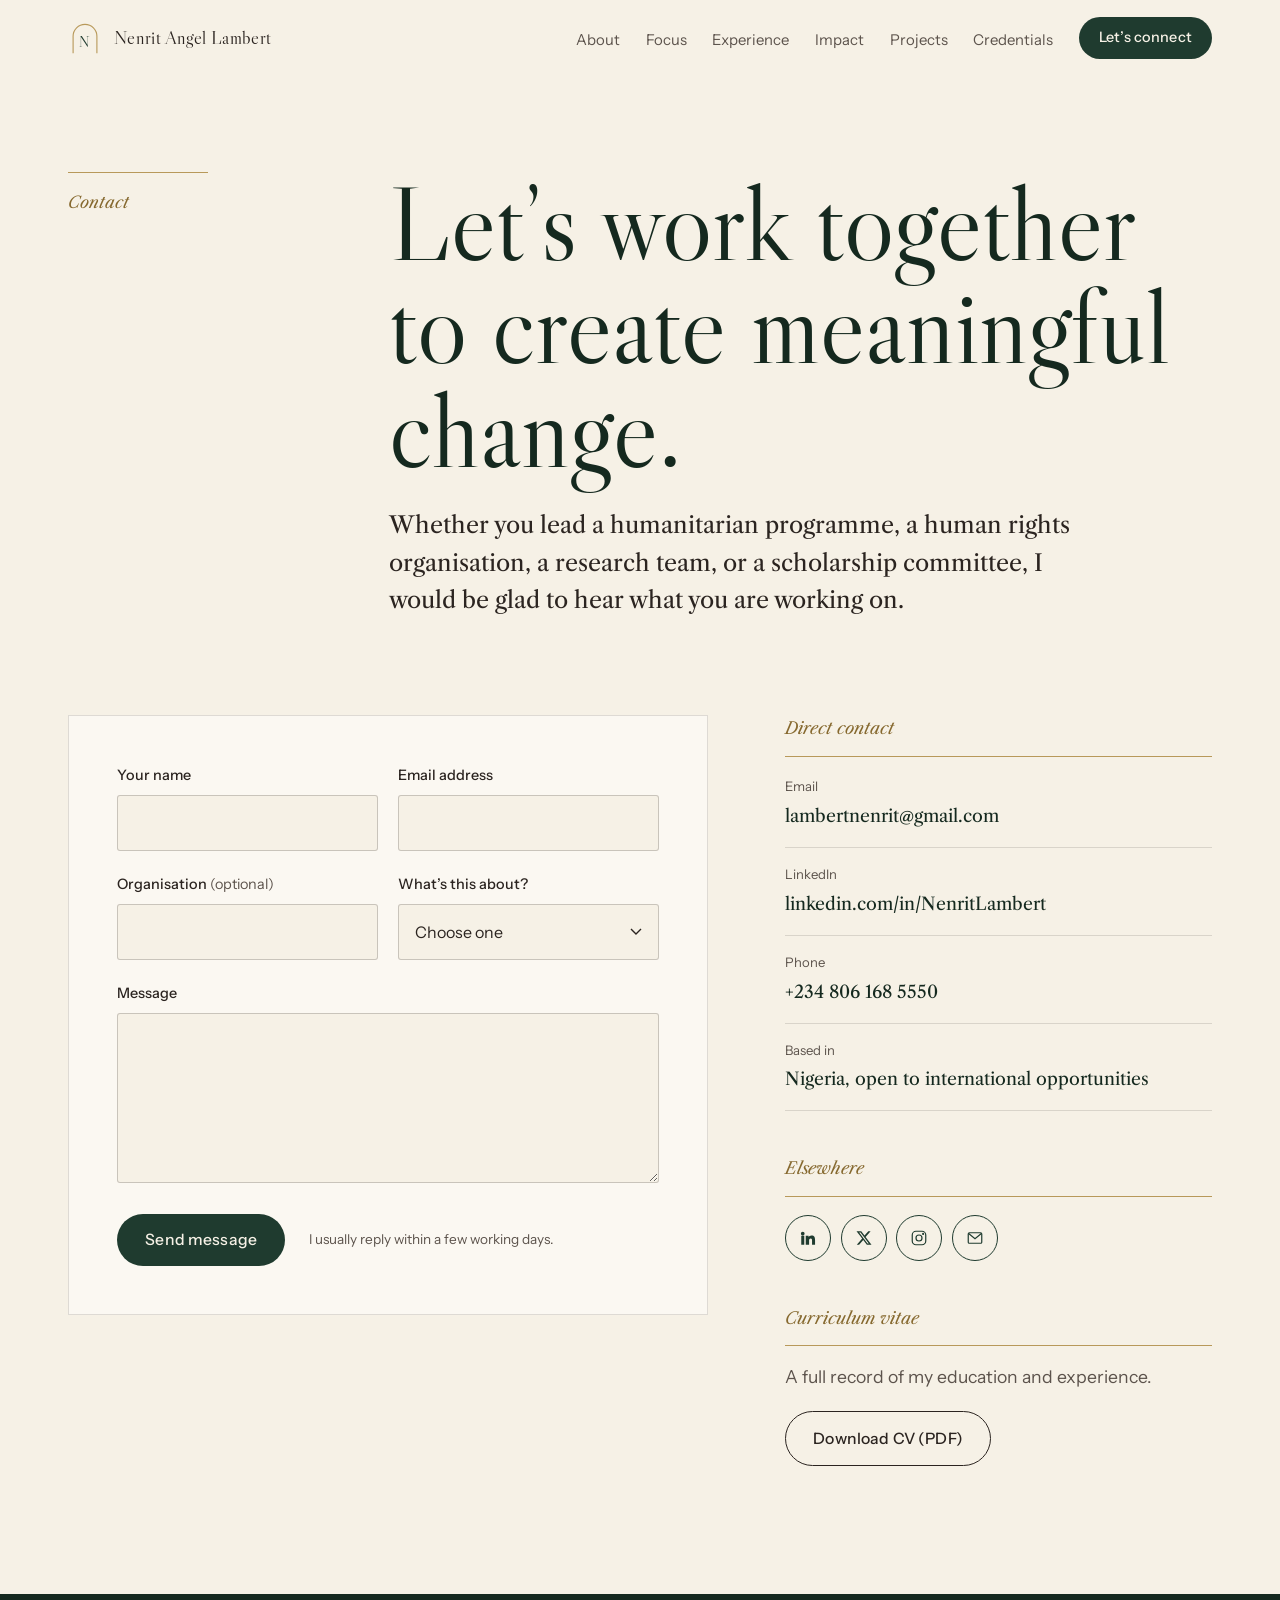
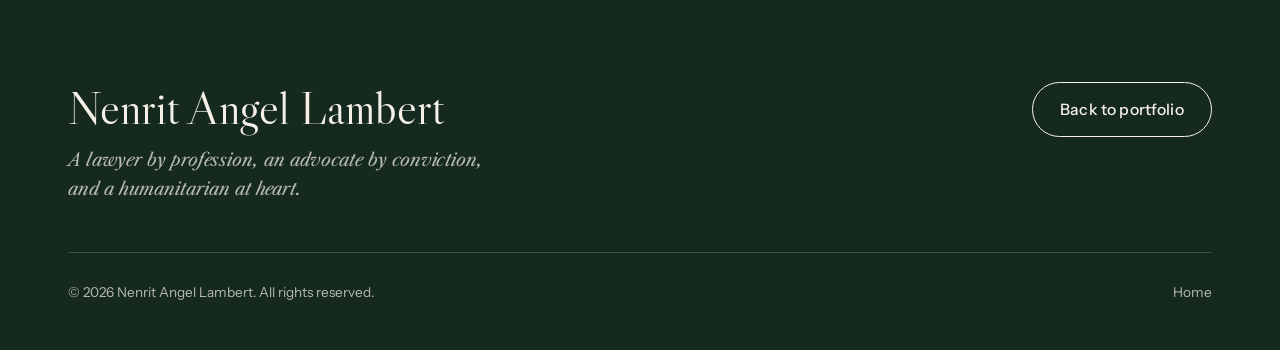
<file: contact.html>
<!DOCTYPE html>
<html lang="en">
<head>
  <meta charset="utf-8">
  <meta name="viewport" content="width=device-width, initial-scale=1">
  <title>Contact | Nenrit Angel Lambert</title>
  <meta name="description" content="Get in touch with Nenrit Angel Lambert about human rights, humanitarian, legal research, policy, and social impact opportunities.">
  <meta name="theme-color" content="#1f3b2f">
  <link rel="canonical" href="https://YOUR-SITE.onrender.com/contact.html">

  <meta property="og:type" content="website">
  <meta property="og:title" content="Contact Nenrit Angel Lambert">
  <meta property="og:description" content="Let’s work together to create meaningful change.">
  <meta property="og:image" content="https://YOUR-SITE.onrender.com/assets/images/og-image.jpg">

  <link rel="icon" href="assets/favicon.svg" type="image/svg+xml">
  <link rel="preconnect" href="https://fonts.googleapis.com">
  <link rel="preconnect" href="https://fonts.gstatic.com" crossorigin>
  <link href="https://fonts.googleapis.com/css2?family=Instrument+Sans:wght@400;500;600&family=Libre+Caslon+Display&family=Libre+Caslon+Text:ital,wght@0,400;0,700;1,400&display=swap" rel="stylesheet">
  <link rel="stylesheet" href="css/styles.css">
  <script>document.documentElement.classList.add('js');</script>
</head>

<body>
  <a class="skip-link" href="#main">Skip to content</a>

  <header class="nav" id="nav">
    <div class="container nav__inner">
      <a class="nav__brand" href="index.html" aria-label="Nenrit Angel Lambert, home">
        <svg class="nav__mark" viewBox="0 0 40 40" aria-hidden="true">
          <path d="M6 38V18a14 14 0 0 1 28 0v20" fill="none" stroke="#b8995a" stroke-width="1.3"/>
          <text x="20" y="31" text-anchor="middle" font-family="Libre Caslon Display, Georgia, serif" font-size="17" fill="#1f3b2f">N</text>
        </svg>
        <span>Nenrit Angel Lambert</span>
      </a>

      <button class="nav__toggle" aria-label="Open menu" aria-expanded="false" aria-controls="nav-links">
        <span></span><span></span><span></span>
      </button>

      <ul class="nav__links" id="nav-links">
        <li><a href="index.html#about">About</a></li>
        <li><a href="index.html#focus">Focus</a></li>
        <li><a href="index.html#experience">Experience</a></li>
        <li><a href="index.html#impact">Impact</a></li>
        <li><a href="index.html#projects">Projects</a></li>
        <li><a href="index.html#credentials">Credentials</a></li>
        <li><a class="btn btn--solid" href="contact.html" aria-current="page">Let’s connect</a></li>
      </ul>
    </div>
  </header>

  <main id="main">
    <section class="page-hero">
      <div class="container folio">
        <div class="folio__margin"><p class="margin-note">Contact</p></div>
        <div>
          <h1 class="page-hero__title">Let’s work together to create meaningful change.</h1>
          <p class="lede">Whether you lead a humanitarian programme, a human rights organisation, a research team, or a scholarship committee, I would be glad to hear what you are working on.</p>
        </div>
      </div>
    </section>

    <div class="container contact-layout">
      <!-- ============================ FORM ============================
           The form sends messages through Formspree (free).
           1. Create a form at https://formspree.io
           2. Replace YOUR_FORM_ID below with your form's ID (e.g. xyzabcd)
           Until then, the form offers to open the visitor's email app instead. -->
      <form class="form" id="contact-form" action="https://formspree.io/f/YOUR_FORM_ID" method="POST" novalidate data-fallback-email="your.email@example.com">
        <div class="form__row">
          <div class="field">
            <label for="name">Your name</label>
            <input id="name" name="name" type="text" autocomplete="name" required>
            <p class="field__error">Enter your name.</p>
          </div>
          <div class="field">
            <label for="email">Email address</label>
            <input id="email" name="email" type="email" autocomplete="email" required>
            <p class="field__error">Enter a valid email address, like name@organisation.org.</p>
          </div>
        </div>

        <div class="form__row">
          <div class="field">
            <label for="organisation">Organisation <span class="optional">(optional)</span></label>
            <input id="organisation" name="organisation" type="text" autocomplete="organization">
          </div>
          <div class="field">
            <label for="reason">What’s this about?</label>
            <select id="reason" name="reason" required>
              <option value="">Choose one</option>
              <option>Humanitarian or human rights work</option>
              <option>NGO or international development</option>
              <option>Legal or policy research</option>
              <option>Social impact or community initiative</option>
              <option>Scholarship or fellowship</option>
              <option>Peace Bridges Jos or Tachyon Farms</option>
              <option>Something else</option>
            </select>
            <p class="field__error">Choose the option closest to your message.</p>
          </div>
        </div>

        <div class="field">
          <label for="message">Message</label>
          <textarea id="message" name="message" required></textarea>
          <p class="field__error">Write a short message so I know how I can help.</p>
        </div>

        <!-- Spam trap: humans never see this field -->
        <div class="hp" aria-hidden="true">
          <label for="company-website">Leave this empty</label>
          <input id="company-website" name="_gotcha" type="text" tabindex="-1" autocomplete="off">
        </div>

        <div class="form__footer">
          <button class="btn btn--solid" type="submit">Send message</button>
          <p class="form__note">I usually reply within a few working days.</p>
        </div>

        <div class="form__status" id="form-status" role="status" aria-live="polite"></div>
      </form>

      <!-- ========================== DETAILS ==========================
           ✏️ EDIT YOUR CONTACT DETAILS HERE (and in the index.html contact section) -->
      <aside>
        <div class="aside-block">
          <h2>Direct contact</h2>
          <ul class="details">
            <li><span class="label">Email</span><a href="mailto:your.email@example.com">lambertnenrit@gmail.com</a></li>
            <li><span class="label">LinkedIn</span><a href="https://www.linkedin.com/in/nenrit-lambert-acarb-b950b3126?utm_source=share_via&utm_content=profile&utm_medium=member_ios" target="_blank" rel="noopener">linkedin.com/in/NenritLambert</a></li>
            <li><span class="label">Phone</span><a href="tel:+234XXXXXXXXXX">+234 806 168 5550</a></li>
            <li><span class="label">Based in</span><span class="value">Nigeria, open to international opportunities</span></li>
          </ul>
        </div>

        <div class="aside-block">
          <h2>Elsewhere</h2>
          <ul class="social social--light" aria-label="Social links" style="margin-top:1.1rem">
            <li><a href="https://www.linkedin.com/in/YOUR-LINKEDIN" target="_blank" rel="noopener" aria-label="LinkedIn"><svg viewBox="0 0 24 24" fill="currentColor" aria-hidden="true"><path d="M4.98 3.5a2.5 2.5 0 1 1 0 5 2.5 2.5 0 0 1 0-5zM3 9h4v12H3zM9 9h3.8v1.7h.05c.53-1 1.83-2.05 3.77-2.05 4.03 0 4.78 2.65 4.78 6.1V21h-4v-5.5c0-1.3-.02-3-1.83-3-1.83 0-2.12 1.43-2.12 2.9V21H9z"/></svg></a></li>
            <li><a href="https://x.com/YOUR-HANDLE" target="_blank" rel="noopener" aria-label="X (Twitter)"><svg viewBox="0 0 24 24" fill="currentColor" aria-hidden="true"><path d="M17.75 3h3.07l-6.7 7.66L22 21h-6.17l-4.83-6.32L5.47 21H2.4l7.17-8.2L2 3h6.33l4.37 5.78zm-1.08 16.2h1.7L7.4 4.73H5.58z"/></svg></a></li>
            <li><a href="https://www.instagram.com/YOUR-HANDLE" target="_blank" rel="noopener" aria-label="Instagram"><svg viewBox="0 0 24 24" fill="none" stroke="currentColor" stroke-width="1.6" aria-hidden="true"><rect x="3" y="3" width="18" height="18" rx="5"/><circle cx="12" cy="12" r="4"/><circle cx="17.5" cy="6.5" r=".6" fill="currentColor"/></svg></a></li>
            <li><a href="mailto:your.email@example.com" aria-label="Email"><svg viewBox="0 0 24 24" fill="none" stroke="currentColor" stroke-width="1.6" aria-hidden="true"><rect x="3" y="5" width="18" height="14" rx="1.5"/><path d="M3.5 6l8.5 7 8.5-7"/></svg></a></li>
          </ul>
        </div>

        <div class="aside-block">
          <h2>Curriculum vitae</h2>
          <p style="color:var(--ink-soft);margin:1rem 0 1.25rem">A full record of my education and experience.</p>
          <a class="btn btn--line" href="assets/cv/Nenrit-Angel-Lambert-CV.pdf" download>Download CV (PDF)</a>
        </div>
      </aside>
    </div>
  </main>

  <footer class="footer">
    <div class="container">
      <div class="footer__top">
        <div>
          <p class="footer__name">Nenrit Angel Lambert</p>
          <p class="footer__tag">A lawyer by profession, an advocate by conviction, and a humanitarian at heart.</p>
        </div>
        <div class="footer__right">
          <a class="btn btn--ivory-line" href="index.html">Back to portfolio</a>
        </div>
      </div>
      <div class="footer__bottom">
        <p>© <span data-year>2026</span> Nenrit Angel Lambert. All rights reserved.</p>
        <a href="index.html">Home</a>
      </div>
    </div>
  </footer>

  <script src="js/main.js" defer></script>
</body>
</html>
</file>
<file: css/styles.css>
/* ==========================================================================
   Nenrit Angel Lambert — Portfolio
   Design tokens live in :root. Change a colour here and it updates everywhere.
   ========================================================================== */

:root {
  /* Colour */
  --forest: #1f3b2f;
  --forest-deep: #15291f;
  --forest-soft: #2c4b3d;
  --ivory: #f6f1e6;
  --paper: #fbf8f2;
  --champagne: #b8995a;
  --champagne-light: #d6c08e;
  --champagne-ink: #86692f;      /* gold dark enough for text on ivory */
  --ink: #2b2420;
  --ink-soft: #5c534c;
  --rule: rgba(43, 36, 32, 0.14);
  --rule-light: rgba(246, 241, 230, 0.18);

  /* Type */
  --font-display: "Libre Caslon Display", "Libre Caslon Text", Georgia, "Times New Roman", serif;
  --font-serif: "Libre Caslon Text", Georgia, "Times New Roman", serif;
  --font-sans: "Instrument Sans", "Helvetica Neue", Arial, sans-serif;

  /* Scale (roughly a 1.25 modular scale, fluid) */
  --step--1: clamp(0.83rem, 0.8rem + 0.15vw, 0.92rem);
  --step-0: clamp(1rem, 0.96rem + 0.2vw, 1.1rem);
  --step-1: clamp(1.2rem, 1.1rem + 0.45vw, 1.45rem);
  --step-2: clamp(1.5rem, 1.3rem + 0.9vw, 2rem);
  --step-3: clamp(1.9rem, 1.5rem + 1.8vw, 2.9rem);
  --step-4: clamp(2.4rem, 1.8rem + 3vw, 4.2rem);
  --step-5: clamp(3rem, 1.8rem + 6vw, 7.2rem);

  /* Layout */
  --max: 1240px;
  --gutter: clamp(1.25rem, 4vw, 3rem);
  --section: clamp(5rem, 10vw, 9rem);
  --nav-h: 76px;

  --ease: cubic-bezier(0.22, 0.61, 0.36, 1);
}

/* --------------------------------------------------------------------------
   Base
   -------------------------------------------------------------------------- */
*,
*::before,
*::after { box-sizing: border-box; }

html {
  scroll-behavior: smooth;
  scroll-padding-top: calc(var(--nav-h) + 1rem);
  -webkit-text-size-adjust: 100%;
}

body {
  margin: 0;
  background: var(--ivory);
  color: var(--ink);
  font-family: var(--font-sans);
  font-size: var(--step-0);
  line-height: 1.65;
  text-rendering: optimizeLegibility;
  -webkit-font-smoothing: antialiased;
}

img { max-width: 100%; display: block; }
a { color: inherit; }
p { margin: 0 0 1.1em; }
h1, h2, h3, h4 { margin: 0; font-weight: 400; }
ul, ol { margin: 0; padding: 0; }

::selection { background: var(--champagne-light); color: var(--forest-deep); }

:focus-visible {
  outline: 2px solid var(--champagne);
  outline-offset: 3px;
  border-radius: 2px;
}

.skip-link {
  position: absolute;
  left: 1rem;
  top: -100px;
  z-index: 200;
  background: var(--forest);
  color: var(--ivory);
  padding: 0.7rem 1.1rem;
  text-decoration: none;
}
.skip-link:focus { top: 1rem; }

.visually-hidden {
  position: absolute !important;
  width: 1px; height: 1px;
  overflow: hidden;
  clip: rect(0 0 0 0);
  white-space: nowrap;
}

.container {
  width: 100%;
  max-width: var(--max);
  margin-inline: auto;
  padding-inline: var(--gutter);
}

/* --------------------------------------------------------------------------
   Buttons & links
   -------------------------------------------------------------------------- */
.btn {
  display: inline-flex;
  align-items: center;
  justify-content: center;
  gap: 0.6rem;
  min-height: 52px;
  padding: 0.85rem 1.7rem;
  font-family: var(--font-sans);
  font-size: 0.98rem;
  font-weight: 500;
  letter-spacing: 0.01em;
  text-decoration: none;
  border-radius: 999px;
  border: 1px solid transparent;
  cursor: pointer;
  transition: background-color 0.3s var(--ease), color 0.3s var(--ease), border-color 0.3s var(--ease);
}
.btn--solid { background: var(--forest); color: var(--ivory); }
.btn--solid:hover { background: var(--forest-deep); }
.btn--line { border-color: var(--ink); color: var(--ink); background: transparent; }
.btn--line:hover { background: var(--ink); color: var(--ivory); }
.btn--gold { background: var(--champagne); color: var(--forest-deep); }
.btn--gold:hover { background: var(--champagne-light); }
.btn--ivory-line { border-color: var(--ivory); color: var(--ivory); }
.btn--ivory-line:hover { background: var(--ivory); color: var(--forest-deep); }

.text-link {
  text-decoration: none;
  background-image: linear-gradient(currentColor, currentColor);
  background-size: 100% 1px;
  background-position: 0 100%;
  background-repeat: no-repeat;
  padding-bottom: 2px;
  transition: color 0.25s var(--ease);
}
.text-link:hover { color: var(--champagne-ink); }

/* --------------------------------------------------------------------------
   Navigation
   -------------------------------------------------------------------------- */
.nav {
  position: fixed;
  inset: 0 0 auto 0;
  z-index: 100;
  height: var(--nav-h);
  transition: background-color 0.4s var(--ease), box-shadow 0.4s var(--ease);
}
.nav.is-scrolled {
  background: rgba(246, 241, 230, 0.92);
  backdrop-filter: saturate(140%) blur(10px);
  -webkit-backdrop-filter: saturate(140%) blur(10px);
  box-shadow: 0 1px 0 var(--rule);
}
.nav__inner {
  height: 100%;
  display: flex;
  align-items: center;
  justify-content: space-between;
  gap: 2rem;
}
.nav__brand {
  display: flex;
  align-items: center;
  gap: 0.75rem;
  text-decoration: none;
  font-family: var(--font-display);
  font-size: 1.15rem;
  letter-spacing: 0.02em;
}
.nav__mark {
  width: 34px; height: 34px;
  flex: none;
}
.nav__links {
  display: flex;
  align-items: center;
  gap: clamp(1rem, 2vw, 2rem);
  list-style: none;
}
.nav__links a {
  text-decoration: none;
  font-size: 0.93rem;
  color: var(--ink-soft);
  position: relative;
  padding: 0.3rem 0;
  transition: color 0.25s var(--ease);
}
.nav__links a:hover,
.nav__links a.is-active { color: var(--ink); }
.nav__links a.is-active::after {
  content: "";
  position: absolute;
  left: 0; right: 0; bottom: -2px;
  height: 1px;
  background: var(--champagne);
}
.nav__links .btn { min-height: 42px; padding: 0.5rem 1.2rem; color: var(--ivory); font-size: 0.9rem; }
.nav__links .btn:hover { color: var(--ivory); }
.nav__links .btn::after { display: none; }

.nav__toggle {
  display: none;
  background: none;
  border: 0;
  width: 44px; height: 44px;
  padding: 0;
  cursor: pointer;
  color: var(--ink);
}
.nav__toggle span {
  display: block;
  width: 24px; height: 1.5px;
  background: currentColor;
  margin: 6px auto;
  transition: transform 0.35s var(--ease), opacity 0.2s;
}

@media (max-width: 960px) {
  .nav__toggle { display: block; position: relative; z-index: 120; }
  .nav__links {
    position: fixed;
    inset: 0;
    z-index: 110;
    flex-direction: column;
    justify-content: center;
    gap: 1.6rem;
    background: var(--forest-deep);
    opacity: 0;
    visibility: hidden;
    transition: opacity 0.35s var(--ease), visibility 0.35s;
  }
  .nav__links a { font-family: var(--font-display); font-size: 1.9rem; color: var(--ivory); }
  .nav__links a:hover, .nav__links a.is-active { color: var(--champagne-light); }
  .nav__links a.is-active::after { display: none; }
  .nav__links .btn { font-family: var(--font-sans); font-size: 1rem; background: var(--champagne); color: var(--forest-deep); margin-top: 1rem; }
  .nav-open .nav__links { opacity: 1; visibility: visible; }
  .nav-open .nav__toggle { color: var(--ivory); }
  .nav-open .nav__toggle span:nth-child(1) { transform: translateY(7.5px) rotate(45deg); }
  .nav-open .nav__toggle span:nth-child(2) { opacity: 0; }
  .nav-open .nav__toggle span:nth-child(3) { transform: translateY(-7.5px) rotate(-45deg); }
  .nav-open { overflow: hidden; }
}

/* --------------------------------------------------------------------------
   Hero
   -------------------------------------------------------------------------- */
.hero {
  padding-top: calc(var(--nav-h) + clamp(2rem, 6vw, 5rem));
  padding-bottom: clamp(3rem, 8vw, 6rem);
  position: relative;
  overflow: hidden;
}
.hero__grid {
  display: grid;
  grid-template-columns: minmax(0, 1.35fr) minmax(0, 1fr);
  gap: clamp(2rem, 6vw, 6rem);
  align-items: end;
}
.hero__name {
  font-family: var(--font-display);
  font-size: var(--step-5);
  line-height: 0.92;
  letter-spacing: 0.015em;
  color: var(--forest-deep);
  margin-bottom: clamp(1.5rem, 3vw, 2.25rem);
}
.hero__name .line { display: block; overflow: hidden; padding-bottom: 0.06em; }
.hero__name .line > span { display: inline-block; }

.hero__title {
  font-size: var(--step--1);
  color: var(--ink-soft);
  letter-spacing: 0.03em;
  display: flex;
  flex-wrap: wrap;
  gap: 0.35rem 0.9rem;
  margin-bottom: clamp(1.75rem, 3.5vw, 2.75rem);
  list-style: none;
}
.hero__title li { position: relative; }
.hero__title li + li::before {
  content: "";
  position: absolute;
  left: -0.5rem;
  top: 50%;
  width: 1px; height: 0.95em;
  transform: translateY(-50%);
  background: var(--champagne);
}

.hero__headline {
  font-family: var(--font-serif);
  font-style: italic;
  font-size: var(--step-2);
  line-height: 1.3;
  color: var(--ink);
  max-width: 30ch;
  margin-bottom: clamp(2rem, 4vw, 2.75rem);
}
.hero__headline span { display: block; }

.hero__actions { display: flex; flex-wrap: wrap; gap: 0.85rem; }

.hero__portrait { position: relative; justify-self: end; width: 100%; max-width: 440px; }
.arch {
  position: relative;
  aspect-ratio: 4 / 5.4;
  border-radius: 999px 999px 4px 4px;
  overflow: hidden;
  background:
    radial-gradient(120% 80% at 50% 0%, var(--forest-soft), var(--forest-deep));
}
.arch img {
  width: 100%; height: 100%;
  object-fit: cover;
  object-position: center 20%;
}
.arch__outline {
  position: absolute;
  inset: -14px 14px 14px -14px;
  border: 1px solid var(--champagne);
  border-radius: 999px 999px 4px 4px;
  pointer-events: none;
  z-index: -1;
}
.hero__caption {
  margin-top: 1.9rem;
  font-family: var(--font-serif);
  font-style: italic;
  font-size: var(--step--1);
  color: var(--ink-soft);
}

@media (max-width: 860px) {
  .hero__grid { grid-template-columns: 1fr; }
  .hero__portrait { justify-self: start; max-width: 340px; margin-left: 14px; margin-top: 1rem; }
}
@media (max-width: 560px) {
  .hero__title { flex-direction: column; gap: 0.2rem; }
  .hero__title li + li::before { display: none; }
}

/* Image placeholder — shown when an image file hasn't been added yet */
.media { position: relative; }
.media.is-empty img { display: none; }
.media__placeholder {
  display: none;
  position: absolute;
  inset: 0;
  align-items: center;
  justify-content: center;
  flex-direction: column;
  gap: 0.6rem;
  text-align: center;
  padding: 1.5rem;
  color: rgba(246, 241, 230, 0.75);
  font-family: var(--font-serif);
  font-style: italic;
  font-size: 0.95rem;
}
.media.is-empty .media__placeholder { display: flex; }
.media__placeholder svg { width: 72px; height: 72px; opacity: 0.85; }
.media__placeholder small { font-family: var(--font-sans); font-style: normal; font-size: 0.78rem; opacity: 0.8; }

/* --------------------------------------------------------------------------
   Page-load sequence (one orchestrated moment, hero only)
   -------------------------------------------------------------------------- */
.js .hero__name .line > span { transform: translateY(105%); }
.js .hero .arch { clip-path: inset(100% 0 0 0 round 999px 999px 4px 4px); }
.js .hero__title,
.js .hero__headline,
.js .hero__actions,
.js .hero__caption,
.js .arch__outline { opacity: 0; }

.is-loaded .hero__name .line > span { transform: none; transition: transform 1.1s var(--ease); }
.is-loaded .hero__name .line:nth-child(2) > span { transition-delay: 0.1s; }
.is-loaded .hero__name .line:nth-child(3) > span { transition-delay: 0.2s; }
.is-loaded .hero .arch { clip-path: inset(0 0 0 0 round 999px 999px 4px 4px); transition: clip-path 1.4s var(--ease) 0.15s; }
.is-loaded .hero__title { opacity: 1; transition: opacity 0.9s var(--ease) 0.6s; }
.is-loaded .hero__headline { opacity: 1; transition: opacity 0.9s var(--ease) 0.75s; }
.is-loaded .hero__actions { opacity: 1; transition: opacity 0.9s var(--ease) 0.9s; }
.is-loaded .arch__outline,
.is-loaded .hero__caption { opacity: 1; transition: opacity 1.2s var(--ease) 1.1s; }

/* --------------------------------------------------------------------------
   The "folio" layout: marginal note + main column
   -------------------------------------------------------------------------- */
.section { padding-block: var(--section); }
.section--paper { background: var(--paper); }
.section--rule { border-top: 1px solid var(--rule); }

.folio {
  display: grid;
  grid-template-columns: minmax(150px, 1fr) minmax(0, 3.2fr);
  gap: clamp(1.5rem, 5vw, 5rem);
}
.folio__margin { position: relative; }
.margin-note {
  position: sticky;
  top: calc(var(--nav-h) + 2rem);
  font-family: var(--font-serif);
  font-style: italic;
  font-size: 1.02rem;
  color: var(--champagne-ink);
  padding-top: 1rem;
  border-top: 1px solid var(--champagne);
  max-width: 14ch;
}
.section--dark .margin-note { color: var(--champagne-light); border-color: var(--champagne); }

.section-title {
  font-family: var(--font-display);
  font-size: var(--step-4);
  line-height: 1.05;
  color: var(--forest-deep);
  margin-bottom: clamp(1.5rem, 3vw, 2.5rem);
  max-width: 18ch;
}
.section--dark .section-title { color: var(--ivory); }

.lede {
  font-family: var(--font-serif);
  font-size: var(--step-1);
  line-height: 1.6;
  max-width: 38ch;
  color: var(--ink);
}
.prose { max-width: 64ch; color: var(--ink-soft); }
.prose p:last-child { margin-bottom: 0; }

@media (max-width: 760px) {
  .folio { grid-template-columns: 1fr; gap: 1.25rem; }
  .margin-note { position: static; max-width: none; display: inline-block; padding-top: 0.6rem; }
}

/* --------------------------------------------------------------------------
   Statement ("Why law")
   -------------------------------------------------------------------------- */
.statement__text {
  font-family: var(--font-serif);
  font-size: var(--step-1);
  line-height: 1.7;
  max-width: 44ch;
  color: var(--ink);
}
.statement__text p:first-child::first-letter {
  font-family: var(--font-display);
  float: left;
  font-size: 4.4em;
  line-height: 0.82;
  padding: 0.08em 0.1em 0 0;
  color: var(--forest);
}
.statement__close {
  margin-top: 2rem;
  padding-top: 1.5rem;
  border-top: 1px solid var(--rule);
  max-width: 56ch;
  color: var(--ink-soft);
}

/* --------------------------------------------------------------------------
   Manifesto band — the one bold moment
   -------------------------------------------------------------------------- */
.manifesto {
  background: var(--forest-deep);
  color: var(--ivory);
  padding-block: clamp(5rem, 12vw, 10rem);
  position: relative;
  overflow: hidden;
}
.manifesto__lines {
  list-style: none;
  font-family: var(--font-display);
  font-size: var(--step-5);
  line-height: 1.02;
  letter-spacing: -0.005em;
}
.manifesto__lines li { display: block; }
.manifesto__lines li:nth-child(2) { padding-left: clamp(1.5rem, 8vw, 9rem); }
.manifesto__lines li:nth-child(3) { padding-left: clamp(3rem, 16vw, 18rem); color: var(--champagne-light); }
.manifesto__lines em {
  font-family: var(--font-serif);
  font-size: 0.42em;
  font-style: italic;
  display: block;
  color: rgba(246, 241, 230, 0.6);
  letter-spacing: 0.01em;
  margin-bottom: 0.1em;
}
.manifesto__lines li:nth-child(3) em { color: rgba(214, 192, 142, 0.7); }

/* --------------------------------------------------------------------------
   About
   -------------------------------------------------------------------------- */
.about__grid {
  display: grid;
  grid-template-columns: minmax(0, 1.4fr) minmax(0, 1fr);
  gap: clamp(2rem, 5vw, 4.5rem);
  align-items: start;
}
.pull-quote {
  margin: 0;
  padding: 2rem 0 0;
  border-top: 1px solid var(--champagne);
  font-family: var(--font-serif);
  font-style: italic;
  font-size: var(--step-2);
  line-height: 1.35;
  color: var(--forest);
}
.pull-quote cite {
  display: block;
  margin-top: 1rem;
  font-family: var(--font-sans);
  font-style: normal;
  font-size: var(--step--1);
  color: var(--ink-soft);
}
@media (max-width: 900px) {
  .about__grid { grid-template-columns: 1fr; }
}

/* --------------------------------------------------------------------------
   Areas of focus — a ruled grid, not floating cards
   -------------------------------------------------------------------------- */
.focus-grid {
  list-style: none;
  display: grid;
  grid-template-columns: repeat(4, minmax(0, 1fr));
  border-top: 1px solid var(--rule);
  border-left: 1px solid var(--rule);
  margin-top: clamp(1rem, 3vw, 2rem);
}
.focus-grid li {
  padding: clamp(1.4rem, 2.5vw, 2rem);
  border-right: 1px solid var(--rule);
  border-bottom: 1px solid var(--rule);
  transition: background-color 0.35s var(--ease);
}
.focus-grid li:hover { background: var(--ivory); }
.focus-grid svg {
  width: 34px; height: 34px;
  color: var(--champagne-ink);
  margin-bottom: 1.4rem;
}
.focus-grid h3 {
  font-family: var(--font-serif);
  font-size: 1.12rem;
  line-height: 1.3;
  color: var(--forest-deep);
  margin-bottom: 0.6rem;
}
.focus-grid p { font-size: 0.93rem; color: var(--ink-soft); margin: 0; line-height: 1.55; }

@media (max-width: 1080px) { .focus-grid { grid-template-columns: repeat(2, minmax(0, 1fr)); } }
@media (max-width: 560px)  { .focus-grid { grid-template-columns: 1fr; } }

/* --------------------------------------------------------------------------
   Experience timeline
   -------------------------------------------------------------------------- */
.timeline { position: relative; list-style: none; margin-top: 1rem; }
.timeline::before,
.timeline::after {
  content: "";
  position: absolute;
  left: 7px; top: 8px; bottom: 8px;
  width: 1px;
}
.timeline::before { background: var(--rule); }
.timeline::after {
  background: var(--champagne);
  transform-origin: top;
  transform: scaleY(var(--progress, 1));
}

.role {
  position: relative;
  padding-left: clamp(2.5rem, 5vw, 4rem);
  padding-bottom: clamp(2.75rem, 5vw, 4rem);
}
.role:last-child { padding-bottom: 0; }
.role::before {
  content: "";
  position: absolute;
  left: 0; top: 8px;
  width: 15px; height: 15px;
  border-radius: 50%;
  background: var(--ivory);
  border: 1px solid var(--champagne);
  box-shadow: inset 0 0 0 3px var(--ivory), inset 0 0 0 8px var(--champagne);
}
.section--paper .role::before { background: var(--paper); box-shadow: inset 0 0 0 3px var(--paper), inset 0 0 0 8px var(--champagne); }

.role__date {
  font-size: var(--step--1);
  color: var(--champagne-ink);
  letter-spacing: 0.02em;
  margin-bottom: 0.4rem;
}
.role__org {
  font-family: var(--font-display);
  font-size: var(--step-3);
  line-height: 1.1;
  color: var(--forest-deep);
}
.role__title {
  font-family: var(--font-serif);
  font-style: italic;
  font-size: var(--step-1);
  color: var(--ink);
  margin: 0.35rem 0 1.1rem;
}
.role__list { list-style: none; max-width: 62ch; }
.role__list li {
  position: relative;
  padding-left: 1.4rem;
  margin-bottom: 0.55rem;
  color: var(--ink-soft);
}
.role__list li::before {
  content: "";
  position: absolute;
  left: 0; top: 0.8em;
  width: 0.65rem; height: 1px;
  background: var(--champagne);
}

/* --------------------------------------------------------------------------
   Humanitarian & social impact (dark, storytelling)
   -------------------------------------------------------------------------- */
.section--dark {
  background: var(--forest);
  color: rgba(246, 241, 230, 0.86);
}
.section--dark .prose { color: rgba(246, 241, 230, 0.78); }
.section--dark .lede { color: var(--ivory); }

.impact-intro { max-width: 40ch; }

.story {
  display: grid;
  grid-template-columns: minmax(0, 1fr) minmax(0, 1.25fr);
  gap: clamp(2rem, 5vw, 5rem);
  align-items: center;
  padding-block: clamp(3rem, 7vw, 5.5rem);
  border-top: 1px solid var(--rule-light);
}
.story:first-of-type { margin-top: clamp(2.5rem, 5vw, 4rem); }
.story--flip { grid-template-columns: minmax(0, 1.25fr) minmax(0, 1fr); }
.story--flip .story__media { order: 2; }

.story__media {
  aspect-ratio: 4 / 5;
  overflow: hidden;
  border-radius: 2px;
  background: linear-gradient(160deg, var(--forest-soft), var(--forest-deep));
}
.story__media img { width: 100%; height: 100%; object-fit: cover; filter: saturate(0.85); }

.story__kicker {
  font-family: var(--font-serif);
  font-style: italic;
  color: var(--champagne-light);
  margin-bottom: 0.9rem;
}
.story__title {
  font-family: var(--font-display);
  font-size: var(--step-3);
  line-height: 1.1;
  color: var(--ivory);
  margin-bottom: 1.5rem;
  max-width: 18ch;
}
.story__body { max-width: 56ch; }
.story__body p { color: rgba(246, 241, 230, 0.8); }
.story__values {
  list-style: none;
  display: flex;
  flex-wrap: wrap;
  gap: 0.5rem;
  margin-top: 1.6rem;
}
.story__values li {
  font-size: 0.82rem;
  padding: 0.35rem 0.85rem;
  border: 1px solid rgba(214, 192, 142, 0.5);
  border-radius: 999px;
  color: var(--champagne-light);
}
.story__privacy {
  margin-top: 1.4rem;
  font-size: 0.82rem;
  color: rgba(246, 241, 230, 0.55);
  display: flex;
  gap: 0.5rem;
  align-items: flex-start;
}
.story__privacy svg { width: 16px; height: 16px; flex: none; margin-top: 0.2rem; }

.impact-ongoing {
  border-top: 1px solid var(--rule-light);
  padding-top: clamp(2.5rem, 5vw, 3.5rem);
  display: grid;
  grid-template-columns: minmax(0, 1fr) auto;
  gap: 2rem;
  align-items: end;
}
.impact-ongoing p {
  font-family: var(--font-serif);
  font-style: italic;
  font-size: var(--step-1);
  color: var(--ivory);
  max-width: 44ch;
  margin: 0;
}

@media (max-width: 860px) {
  .story, .story--flip { grid-template-columns: 1fr; }
  .story--flip .story__media { order: 0; }
  .story__media { aspect-ratio: 16 / 11; }
  .impact-ongoing { grid-template-columns: 1fr; }
}

/* --------------------------------------------------------------------------
   Projects & initiatives (expandable)
   -------------------------------------------------------------------------- */
.projects {
  display: grid;
  grid-template-columns: repeat(2, minmax(0, 1fr));
  gap: clamp(1.5rem, 3vw, 2.5rem);
  margin-top: clamp(1rem, 3vw, 2rem);
}
.project {
  background: var(--ivory);
  border: 1px solid var(--rule);
  display: flex;
  flex-direction: column;
}
.project__media {
  aspect-ratio: 16 / 10;
  overflow: hidden;
  background: linear-gradient(150deg, var(--forest-soft), var(--forest-deep));
}
.project__media img {
  width: 100%; height: 100%;
  object-fit: cover;
  transition: transform 1.2s var(--ease);
}
.project:hover .project__media img { transform: scale(1.03); }

.project__body { padding: clamp(1.5rem, 3vw, 2.25rem); display: flex; flex-direction: column; flex: 1; }
.project__status {
  align-self: flex-start;
  font-size: 0.8rem;
  padding: 0.3rem 0.8rem;
  border-radius: 999px;
  margin-bottom: 1.2rem;
}
.project__status--proposed { border: 1px dashed var(--champagne-ink); color: var(--champagne-ink); }
.project__status--active { background: var(--forest); color: var(--ivory); }

.project__name {
  font-family: var(--font-display);
  font-size: var(--step-3);
  line-height: 1.1;
  color: var(--forest-deep);
  margin-bottom: 0.4rem;
}
.project__role {
  font-family: var(--font-serif);
  font-style: italic;
  color: var(--ink-soft);
  margin-bottom: 1.1rem;
}
.project__desc { color: var(--ink-soft); }

.project__toggle {
  margin-top: auto;
  align-self: flex-start;
  background: none;
  border: 0;
  padding: 0.6rem 0;
  font: inherit;
  font-size: 0.95rem;
  font-weight: 500;
  color: var(--forest);
  cursor: pointer;
  display: inline-flex;
  align-items: center;
  gap: 0.6rem;
}
.project__toggle .plus {
  position: relative;
  width: 22px; height: 22px;
  border: 1px solid currentColor;
  border-radius: 50%;
}
.project__toggle .plus::before,
.project__toggle .plus::after {
  content: "";
  position: absolute;
  left: 50%; top: 50%;
  width: 9px; height: 1px;
  background: currentColor;
  transform: translate(-50%, -50%);
  transition: transform 0.35s var(--ease);
}
.project__toggle .plus::after { transform: translate(-50%, -50%) rotate(90deg); }
.project__toggle[aria-expanded="true"] .plus::after { transform: translate(-50%, -50%) rotate(0deg); }

.project__more {
  display: grid;
  grid-template-rows: 0fr;
  transition: grid-template-rows 0.5s var(--ease);
}
.project__more > div { overflow: hidden; }
.project.is-open .project__more { grid-template-rows: 1fr; }
.project__more-inner { padding-top: 1.25rem; border-top: 1px solid var(--rule); margin-top: 0.75rem; }
.project__more h4 {
  font-family: var(--font-serif);
  font-size: 1rem;
  color: var(--forest-deep);
  margin: 0 0 0.6rem;
}
.project__more h4:not(:first-child) { margin-top: 1.25rem; }
.project__more .role__list li { font-size: 0.95rem; }
.project__updates {
  font-size: 0.9rem;
  color: var(--ink-soft);
  font-style: italic;
  font-family: var(--font-serif);
}

@media (max-width: 860px) { .projects { grid-template-columns: 1fr; } }

/* --------------------------------------------------------------------------
   Education & credentials
   -------------------------------------------------------------------------- */
.credentials {
  display: grid;
  grid-template-columns: repeat(2, minmax(0, 1fr));
  border-top: 1px solid var(--rule);
  margin-top: 1rem;
}
.credential {
  padding: clamp(1.75rem, 4vw, 3rem) clamp(0rem, 3vw, 2.5rem) clamp(1.75rem, 4vw, 3rem) 0;
}
.credential + .credential {
  border-left: 1px solid var(--rule);
  padding-left: clamp(1.5rem, 4vw, 3rem);
}
.credential__abbr {
  font-family: var(--font-display);
  font-size: var(--step-5);
  line-height: 1;
  color: var(--forest);
  margin-bottom: 1.2rem;
}
.credential__name {
  font-family: var(--font-serif);
  font-size: var(--step-1);
  color: var(--ink);
  margin-bottom: 0.3rem;
}
.credential__school { color: var(--ink-soft); margin: 0; }

.cv-strip {
  margin-top: clamp(3rem, 6vw, 4.5rem);
  display: grid;
  grid-template-columns: minmax(0, 1fr) auto;
  gap: 1.5rem 2.5rem;
  align-items: center;
  padding: clamp(1.75rem, 4vw, 2.5rem);
  background: var(--forest);
  color: var(--ivory);
}
.cv-strip h3 { font-family: var(--font-display); font-size: var(--step-2); margin-bottom: 0.35rem; }
.cv-strip p { margin: 0; color: rgba(246, 241, 230, 0.75); font-size: 0.95rem; }

@media (max-width: 700px) {
  .credentials { grid-template-columns: 1fr; }
  .credential + .credential { border-left: 0; border-top: 1px solid var(--rule); padding-left: 0; }
  .cv-strip { grid-template-columns: 1fr; }
}

/* --------------------------------------------------------------------------
   Skills
   -------------------------------------------------------------------------- */
.skills {
  display: grid;
  grid-template-columns: repeat(3, minmax(0, 1fr));
  gap: clamp(1.5rem, 4vw, 3.5rem);
  margin-top: 1rem;
}
.skills h3 {
  font-family: var(--font-serif);
  font-style: italic;
  font-size: 1.05rem;
  color: var(--champagne-ink);
  padding-bottom: 0.8rem;
  border-bottom: 1px solid var(--champagne);
  margin-bottom: 0.4rem;
}
.skills ul { list-style: none; }
.skills li {
  font-family: var(--font-serif);
  font-size: 1.08rem;
  color: var(--ink);
  padding: 0.85rem 0;
  border-bottom: 1px solid var(--rule);
}
@media (max-width: 860px) { .skills { grid-template-columns: 1fr; } }

/* --------------------------------------------------------------------------
   Vision
   -------------------------------------------------------------------------- */
.vision {
  background: #ece2cc;
  padding-block: clamp(5rem, 12vw, 9.5rem);
  text-align: center;
  position: relative;
  overflow: hidden;
}
.vision__mark {
  font-family: var(--font-display);
  font-size: clamp(7rem, 16vw, 13rem);
  line-height: 0.6;
  color: var(--champagne);
  height: 0.5em;
  display: block;
  margin-bottom: 1.5rem;
}
.vision__quote {
  margin: 0 auto;
  max-width: 22ch;
  font-family: var(--font-display);
  font-size: var(--step-4);
  line-height: 1.12;
  color: var(--forest-deep);
}
.vision__support {
  max-width: 56ch;
  margin: clamp(2rem, 4vw, 3rem) auto 0;
  color: var(--ink-soft);
  font-size: var(--step-0);
}
.vision__rule { width: 64px; height: 1px; background: var(--champagne-ink); margin: 2.5rem auto 0; border: 0; }

/* --------------------------------------------------------------------------
   Contact (home section + contact page)
   -------------------------------------------------------------------------- */
.connect__grid {
  display: grid;
  grid-template-columns: minmax(0, 1.2fr) minmax(0, 1fr);
  gap: clamp(2rem, 5vw, 5rem);
}
.invite-list { list-style: none; margin: 1.5rem 0 2.25rem; }
.invite-list li {
  font-family: var(--font-serif);
  font-size: var(--step-1);
  padding: 0.7rem 0;
  border-bottom: 1px solid var(--rule);
  color: var(--ink);
}
.details { list-style: none; }
.details li { padding: 1rem 0; border-bottom: 1px solid var(--rule); }
.details li:first-child { border-top: 1px solid var(--rule); }
.details dt, .details .label {
  display: block;
  font-size: 0.82rem;
  color: var(--ink-soft);
  margin-bottom: 0.2rem;
}
.details a, .details span.value {
  font-family: var(--font-serif);
  font-size: 1.1rem;
  color: var(--forest-deep);
  text-decoration: none;
  word-break: break-word;
}
.details a:hover { color: var(--champagne-ink); }

@media (max-width: 860px) { .connect__grid { grid-template-columns: 1fr; } }

/* Contact page */
.page-hero {
  padding-top: calc(var(--nav-h) + clamp(3rem, 8vw, 6rem));
  padding-bottom: clamp(2.5rem, 6vw, 4.5rem);
}
.page-hero__title {
  font-family: var(--font-display);
  font-size: var(--step-5);
  line-height: 0.98;
  color: var(--forest-deep);
  max-width: 14ch;
  margin-bottom: 1.5rem;
}
.page-hero .lede { max-width: 46ch; }

.contact-layout {
  display: grid;
  grid-template-columns: minmax(0, 1.5fr) minmax(0, 1fr);
  gap: clamp(2rem, 6vw, 6rem);
  align-items: start;
  padding-bottom: var(--section);
}
@media (max-width: 900px) { .contact-layout { grid-template-columns: 1fr; } }

.form {
  background: var(--paper);
  border: 1px solid var(--rule);
  padding: clamp(1.5rem, 4vw, 3rem);
}
.form__row { display: grid; grid-template-columns: 1fr 1fr; gap: 1.25rem; }
@media (max-width: 600px) { .form__row { grid-template-columns: 1fr; } }
.field { margin-bottom: 1.4rem; }
.field label {
  display: block;
  font-size: 0.9rem;
  font-weight: 500;
  color: var(--ink);
  margin-bottom: 0.45rem;
}
.field .optional { font-weight: 400; color: var(--ink-soft); }
.field input,
.field select,
.field textarea {
  width: 100%;
  font: inherit;
  font-size: 1rem;
  color: var(--ink);
  background: var(--ivory);
  border: 1px solid rgba(43, 36, 32, 0.22);
  border-radius: 3px;
  padding: 0.85rem 1rem;
  transition: border-color 0.25s var(--ease), background-color 0.25s var(--ease);
}
.field select {
  appearance: none;
  background-image: url("data:image/svg+xml,%3Csvg xmlns='http://www.w3.org/2000/svg' width='12' height='8' fill='none' stroke='%232b2420' stroke-width='1.4'%3E%3Cpath d='M1 1l5 5 5-5'/%3E%3C/svg%3E");
  background-repeat: no-repeat;
  background-position: right 1rem center;
  padding-right: 2.5rem;
}
.field textarea { min-height: 170px; resize: vertical; line-height: 1.6; }
.field input:focus,
.field select:focus,
.field textarea:focus {
  outline: none;
  border-color: var(--forest);
  background: #fff;
  box-shadow: 0 0 0 3px rgba(31, 59, 47, 0.12);
}
.field.has-error input,
.field.has-error textarea,
.field.has-error select { border-color: #9b3a2a; }
.field__error { display: none; font-size: 0.85rem; color: #9b3a2a; margin-top: 0.4rem; }
.field.has-error .field__error { display: block; }
.hp { position: absolute; left: -9999px; }

.form__footer { display: flex; flex-wrap: wrap; align-items: center; gap: 1rem 1.5rem; margin-top: 0.5rem; }
.form__note { font-size: 0.85rem; color: var(--ink-soft); margin: 0; }
.form__status {
  margin-top: 1.5rem;
  padding: 1rem 1.2rem;
  border-left: 2px solid var(--forest);
  background: var(--ivory);
  font-size: 0.95rem;
  display: none;
}
.form__status.is-visible { display: block; }
.form__status.is-error { border-color: #9b3a2a; }

.aside-block + .aside-block { margin-top: 2.75rem; }
.aside-block h2 {
  font-family: var(--font-serif);
  font-style: italic;
  font-size: 1.05rem;
  color: var(--champagne-ink);
  padding-bottom: 0.8rem;
  border-bottom: 1px solid var(--champagne);
  margin-bottom: 0.2rem;
}
.aside-block .details li:first-child { border-top: 0; }

/* --------------------------------------------------------------------------
   Social links & footer
   -------------------------------------------------------------------------- */
.social { list-style: none; display: flex; flex-wrap: wrap; gap: 0.6rem; }
.social a {
  display: inline-flex;
  align-items: center;
  justify-content: center;
  width: 46px; height: 46px;
  border-radius: 50%;
  border: 1px solid currentColor;
  color: inherit;
  transition: background-color 0.3s var(--ease), color 0.3s var(--ease), border-color 0.3s var(--ease);
}
.social svg { width: 18px; height: 18px; }
.social a:hover { background: var(--champagne); border-color: var(--champagne); color: var(--forest-deep); }
.social--light { color: var(--forest); }

.footer {
  background: var(--forest-deep);
  color: rgba(246, 241, 230, 0.72);
  padding-block: clamp(3.5rem, 7vw, 5.5rem) 2rem;
}
.footer__top {
  display: grid;
  grid-template-columns: minmax(0, 1.4fr) minmax(0, 1fr);
  gap: 2.5rem;
  padding-bottom: 3rem;
  border-bottom: 1px solid var(--rule-light);
}
.footer__name {
  font-family: var(--font-display);
  font-size: var(--step-3);
  color: var(--ivory);
  line-height: 1.1;
  margin-bottom: 0.8rem;
}
.footer__tag { font-family: var(--font-serif); font-style: italic; margin: 0; max-width: 40ch; }
.footer__right { display: flex; flex-direction: column; gap: 1.5rem; align-items: flex-end; }
.footer__right .social { color: var(--ivory); }
.footer__bottom {
  display: flex;
  flex-wrap: wrap;
  justify-content: space-between;
  gap: 1rem;
  padding-top: 1.75rem;
  font-size: 0.85rem;
}
.footer__bottom a { text-decoration: none; }
.footer__bottom a:hover { color: var(--champagne-light); }
@media (max-width: 760px) {
  .footer__top { grid-template-columns: 1fr; }
  .footer__right { align-items: flex-start; }
}

/* --------------------------------------------------------------------------
   Quiet scroll reveal (fade only, applied sparingly)
   -------------------------------------------------------------------------- */
.js .reveal { opacity: 0; transform: translateY(14px); transition: opacity 1s var(--ease), transform 1s var(--ease); }
.js .reveal.is-visible { opacity: 1; transform: none; }

/* --------------------------------------------------------------------------
   Reduced motion
   -------------------------------------------------------------------------- */
@media (prefers-reduced-motion: reduce) {
  html { scroll-behavior: auto; }
  *, *::before, *::after {
    animation-duration: 0.01ms !important;
    transition-duration: 0.01ms !important;
    transition-delay: 0ms !important;
  }
  .js .reveal,
  .js .hero__title, .js .hero__headline, .js .hero__actions, .js .hero__caption, .js .arch__outline { opacity: 1; transform: none; }
  .js .hero__name .line > span { transform: none; }
  .js .hero .arch { clip-path: none; }
}

/* Print: a clean, readable one-column version */
@media print {
  .nav, .hero__actions, .project__toggle, .footer .social, .form { display: none !important; }
  .project__more { grid-template-rows: 1fr !important; }
  .section--dark, .manifesto, .footer, .cv-strip { background: #fff !important; color: #000 !important; }
  .js .reveal { opacity: 1 !important; transform: none !important; }
}
</file>
